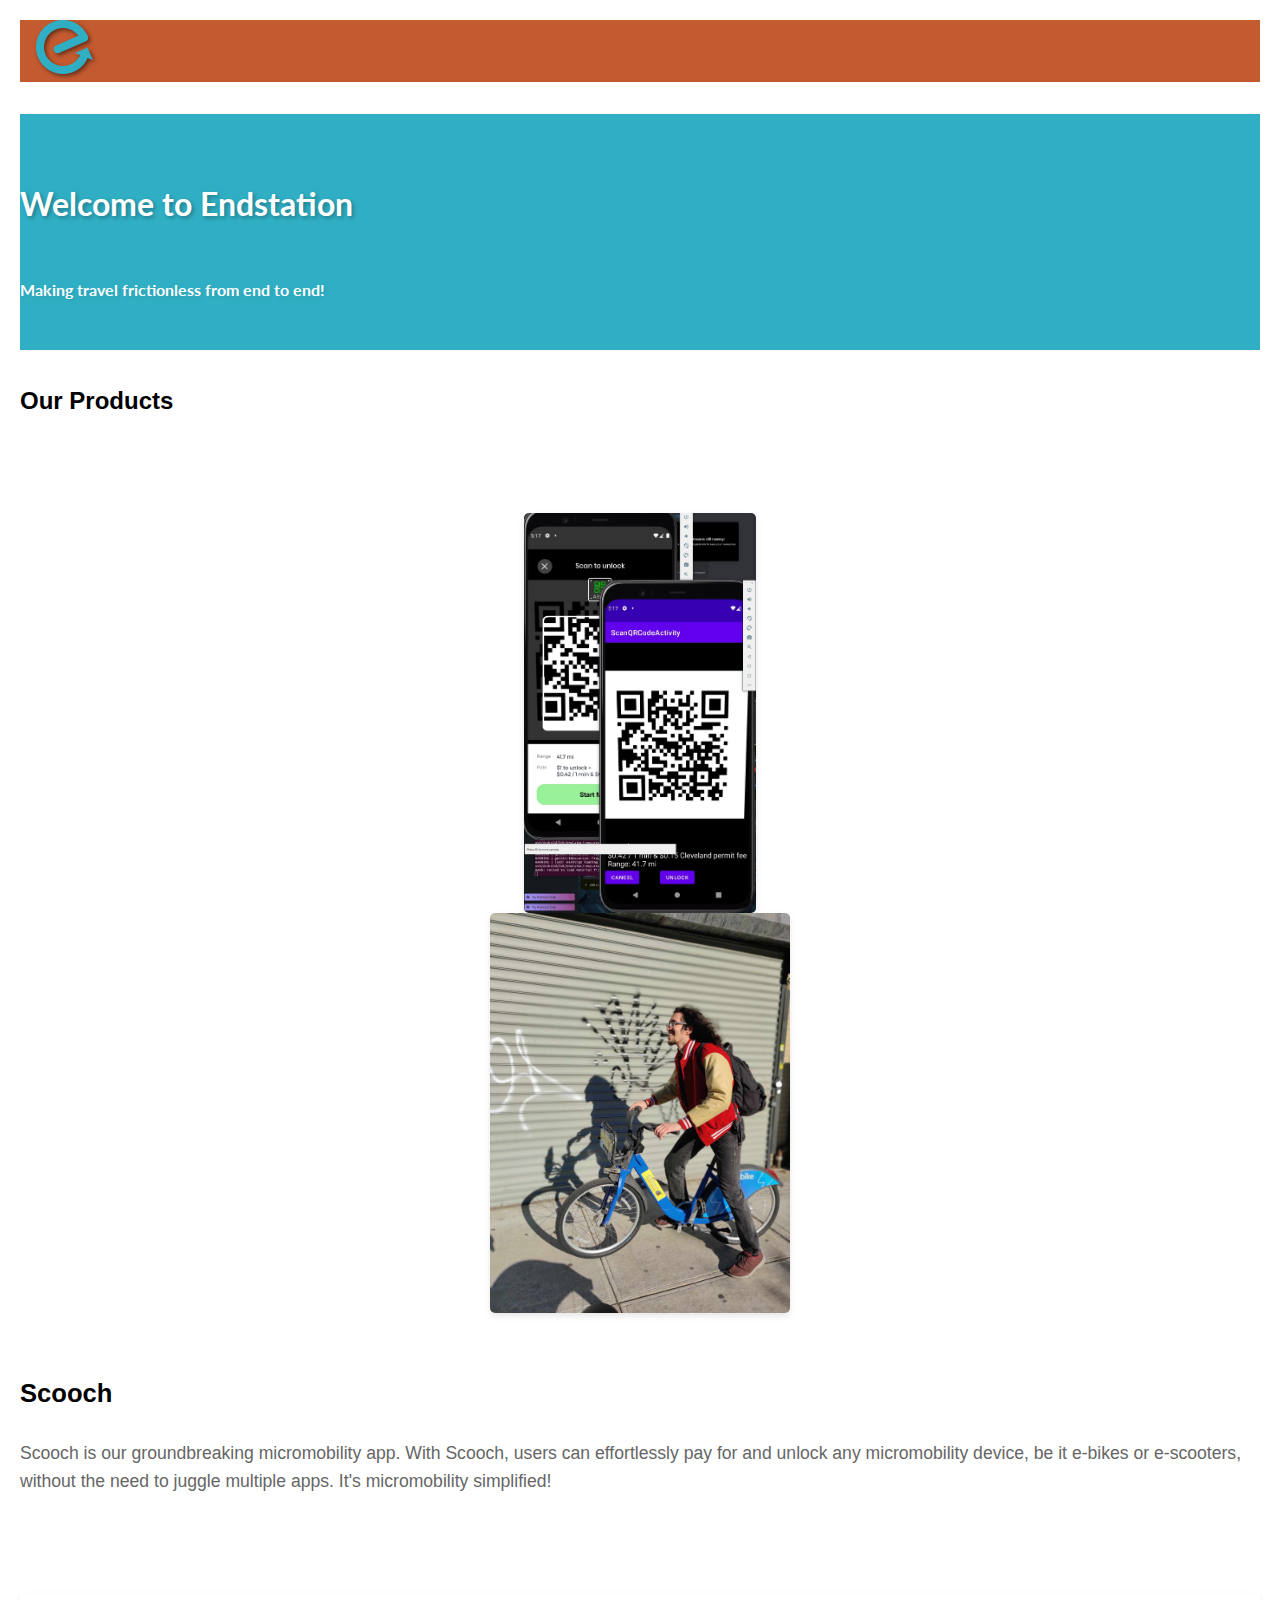
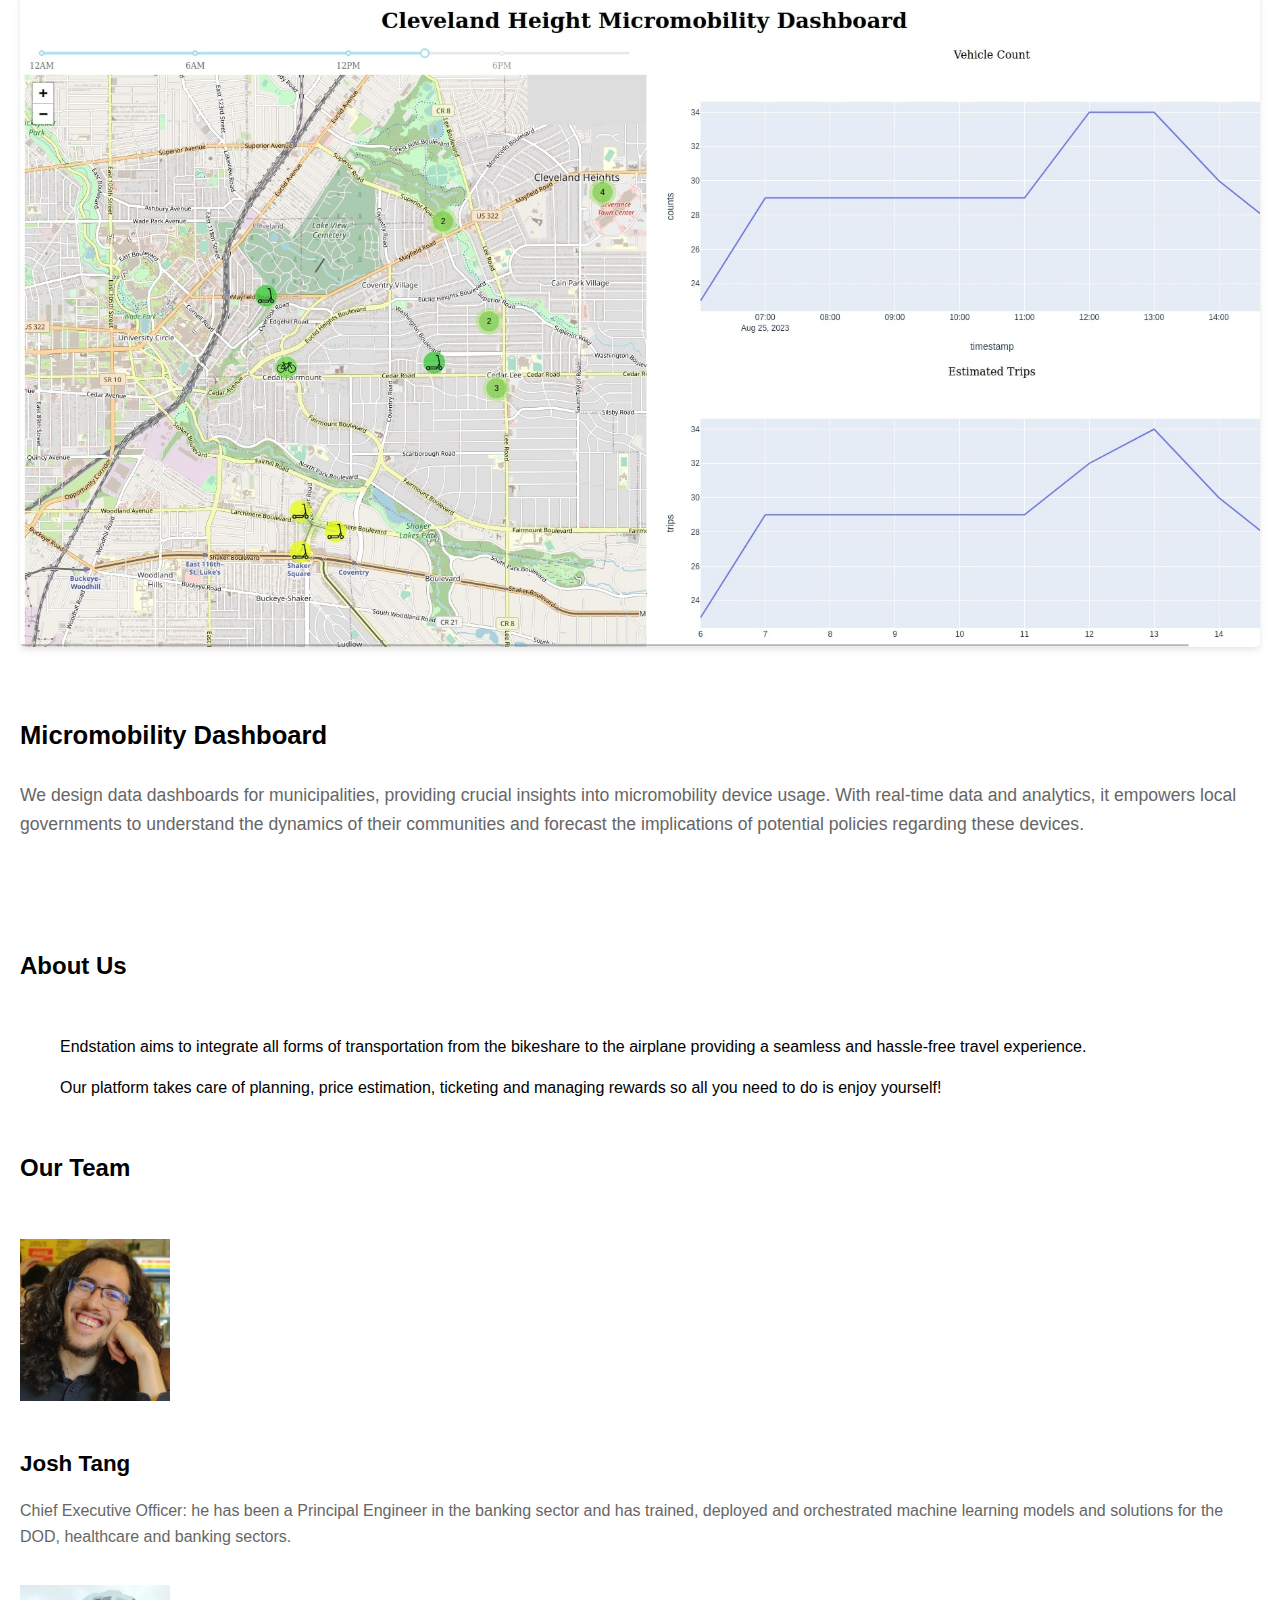
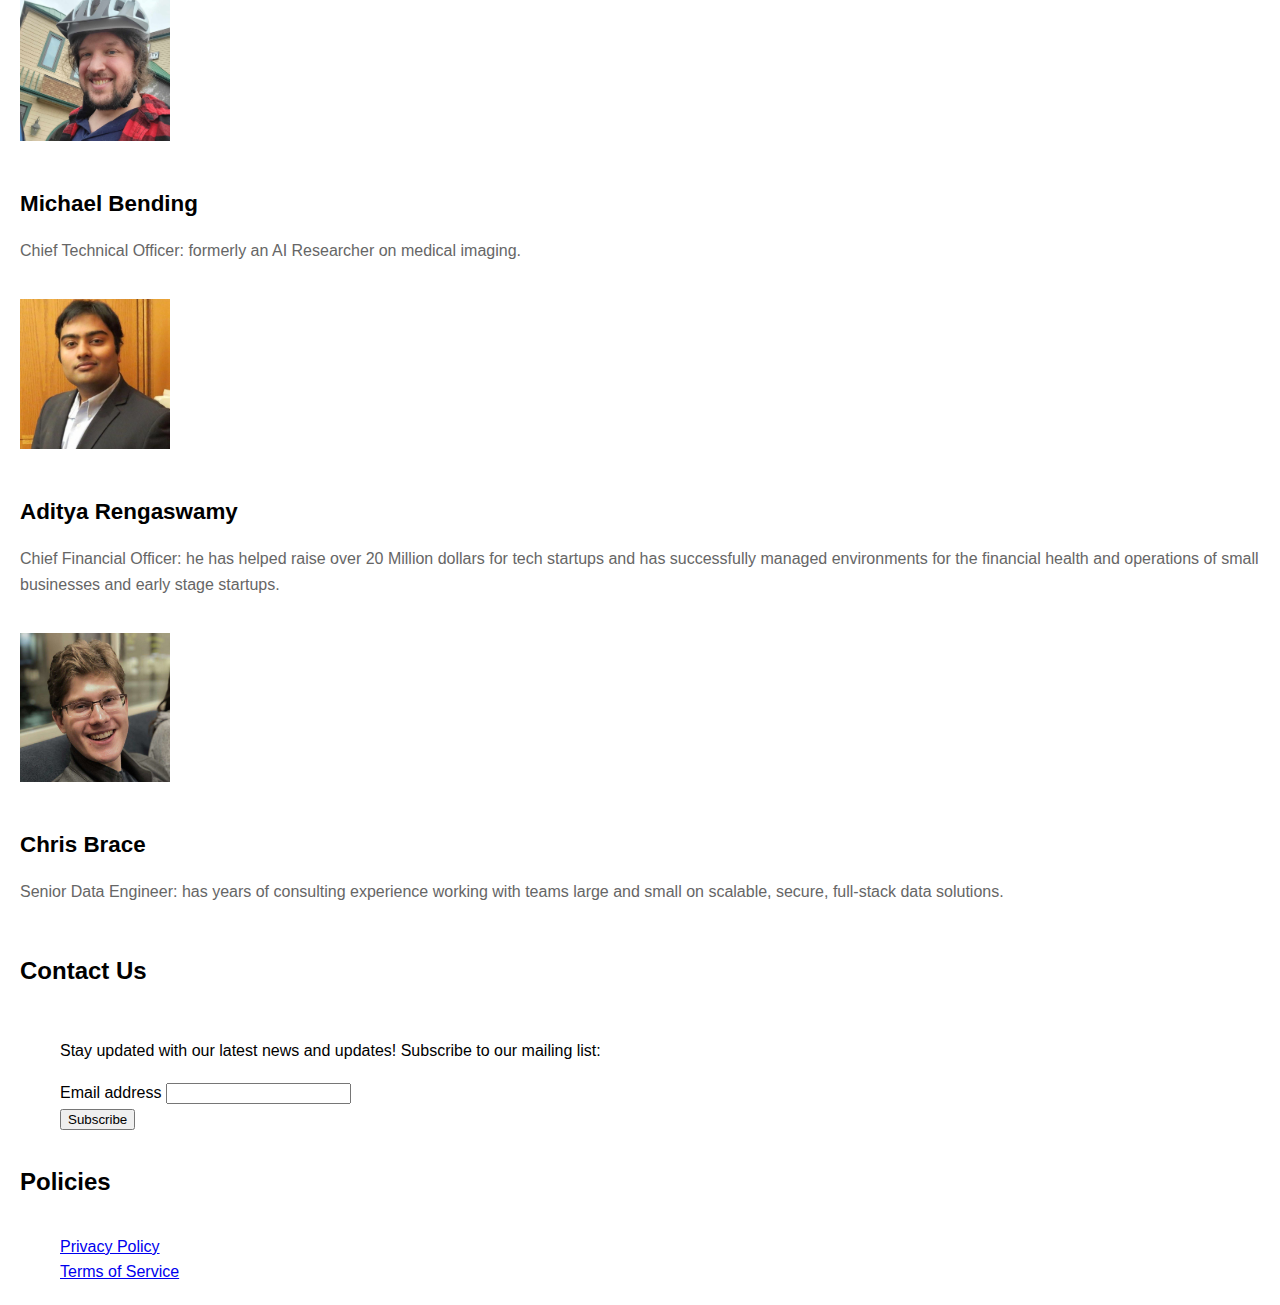
<file: index.html>
<!DOCTYPE html>
<html lang="en">
<head>
  <meta charset="UTF-8">
  <meta name="viewport" content="width=device-width, initial-scale=1.0">
  <link href="https://cdn.jsdelivr.net/npm/bootstrap@5.3.0-alpha3/dist/css/bootstrap.min.css" rel="stylesheet" integrity="sha384-KK94CHFLLe+nY2dmCWGMq91rCGa5gtU4mk92HdvYe+M/SXH301p5ILy+dN9+nJOZ" crossorigin="anonymous">  <link rel="stylesheet" href="assets/css/style.css">
  <link href="https://fonts.googleapis.com/css2?family=Lato:wght@400;700&display=swap" rel="stylesheet">
  <title>Endstation</title>
</head>
  <header>
    <nav class="navbar">
        <a class="navbar-brand" href="#">
          <img src="assets/img/logo.png" alt="Endstation", class="logo">
        </a>
    </nav>
  </header>
<body>
  <main>
    <section id="hero" class="text-center">
      <h1>Welcome to Endstation</h1>
      <p>Making travel frictionless from end to end!</p>
    </section>

    <section id="products">
  <h2>Our Products</h2>

  <!-- Scooch App -->
  <div class="row product-section d-flex align-items-center">
  <div class="col-lg-6">
    <img src="assets/img/products/scooch-app.jpg" alt="Scooch App" class="img-fluid product-img vertical-image same-size-image">
    <img src="assets/img/products/citibike-ride.jpg" alt="Riding Citibike with Scooch" class="img-fluid product-img vertical-image same-size-image">
  </div>
    <div class="col-lg-6">
      <h3>Scooch</h3>
      <p>Scooch is our groundbreaking micromobility app. With Scooch, users can effortlessly pay for and unlock any micromobility device, be it e-bikes or e-scooters, without the need to juggle multiple apps. It's micromobility simplified!</p>
    </div>
  </div>

  <!-- Micromobility Dashboard -->
  <div class="row product-section d-flex align-items-center">
    <div class="col-lg-6">
      <img src="assets/img/products/dashboard.jpg" alt="Micromobility Dashboard" class="img-fluid product-img">
    </div>
    <div class="col-lg-6">
      <h3>Micromobility Dashboard</h3>
      <p>We design data dashboards for municipalities, providing crucial insights into micromobility device usage. With real-time data and analytics, it empowers local governments to understand the dynamics of their communities and forecast the implications of potential policies regarding these devices.</p>
    </div>
  </div>

</section>

    <section id="about">
      <h2>About Us</h2>
      <div class="content">
        <p>Endstation aims to integrate all forms of transportation from the bikeshare to the airplane providing a seamless and hassle-free travel experience.</p>
        <p>Our platform takes care of planning, price estimation, ticketing and managing rewards so all you need to do is enjoy yourself! </p>
      </div>
    </section>

    <section id="team">
      <h2>Our Team</h2>
      <!-- <h6>Our team brings over a decade of big data engineering, machine learning and app development experience to help get where you're going.</h6> -->

      <!-- Founders Info -->
      <div class="row">
        <!-- Founder 1 - Josh -->
        <div class="col-md-6 text-center">
          <img src="assets/img/faces/Josh.jpg" alt="Josh Tang, Founder and CEO" class="img-fluid rounded-circle" style="max-width: 150px;">
          <h3>Josh Tang</h3>
          <p><strong>Chief Executive Officer:</strong> he has been a Principal Engineer in the banking sector and has trained, deployed and orchestrated machine learning models and solutions for the DOD, healthcare and banking sectors.</p>
        </div>
        
        <!-- Founder 2 - Haley -->
        <!-- <div class="col-md-6 text-center">
          <img src="assets/img/faces/Haley.jpg" alt="Haley Eisenshtadt, Co-founder and CTO" class="img-fluid rounded-circle" style="max-width: 150px;">
          <h3>Haley Eisenshtadt</h3>
          <p><strong>Chief Technical Officer:</strong> formerly a software engineer on Microsoft's Hololens and Minecraft teams, she has more recently worked on the economy team for Rec Room.</p>
        </div> -->

        <!-- Founder 2 - Bending -->
        <div class="col-md-6 text-center">
          <img src="assets/img/faces/Bending.jpg" alt="Michael Bending, CTO" class="img-fluid rounded-circle" style="max-width: 150px;">
          <h3>Michael Bending</h3>
          <p><strong>Chief Technical Officer:</strong> formerly an AI Researcher on medical imaging.</p>
        </div>
        
        <!-- Founder 3 - Aditya -->
        <div class="col-md-6 text-center">
          <img src="assets/img/faces/Swamy.jpeg" alt="Aditya Rengaswamy, Fractional CFO" class="img-fluid rounded-circle" style="max-width: 150px;">
          <h3>Aditya Rengaswamy</h3>
          <p><strong>Chief Financial Officer:</strong> he has helped raise over 20 Million dollars for tech startups and has successfully managed environments for the financial health and operations of small businesses and early stage startups.</p>
        </div>

        <!-- Employee 1 - Chris -->
        <div class="col-md-6 text-center">
          <img src="assets/img/faces/Chris.jpg" alt="Chris Brace, Director of Urban Data" class="img-fluid rounded-circle" style="max-width: 150px;">
          <h3>Chris Brace</h3>
          <p><strong>Senior Data Engineer:</strong> has years of consulting experience working with teams large and small on scalable, secure, full-stack data solutions.</p>
        </div>
        
      </div>

    </section>

    <section id="contact">
      <h2>Contact Us</h2>
      <!-- <div class="container"> -->
        <!-- <div class="row"> -->
          <!-- Form Column -->
          <!-- <div class="col-md-6"> -->
            <div class="content">
            <p>Stay updated with our latest news and updates! Subscribe to our mailing list:</p>
              <form action="https://docs.google.com/forms/d/e/1FAIpQLSdX4C9Si9ApUfQ7wPwvasYZOYklPIQOFo_pEE3mb8nG86I4qQ/formResponse" method="post" target="_blank">
                <div class="mb-3">
                  <label for="emailInput" class="form-label">Email address</label>
                  <input type="email" class="form-control" id="emailInput" name="entry.981804712" aria-describedby="emailHelp" required>
                </div>
                <button type="submit" class="btn btn-primary">Subscribe</button>
              </form>
            </div>
          <!-- </div> -->
          <!-- Empty Column (or you can add other content here in the future) -->
          <!-- <div class="col-md-6"> -->
            <!-- If you have any other content to show on the right, you can add it here -->
          <!-- </div> -->
        <!-- </div> -->
      <!-- </div> -->
    </section>

    <section id="Policies">
      <h2>Policies</h2>
      <div class="content">
        <a href="privacy.html">Privacy Policy</a>
      </div>
      <div class="content">
        <a href="terms.html">Terms of Service</a>
    </section>
  </main>

  <script src="https://cdn.jsdelivr.net/npm/bootstrap@5.3.0-alpha3/dist/js/bootstrap.bundle.min.js" integrity="sha384-ENjdO4Dr2bkBIFxQpeoTz1HIcje39Wm4jDKdf19U8gI4ddQ3GYNS7NTKfAdVQSZe" crossorigin="anonymous"></script>
</body>
</file>
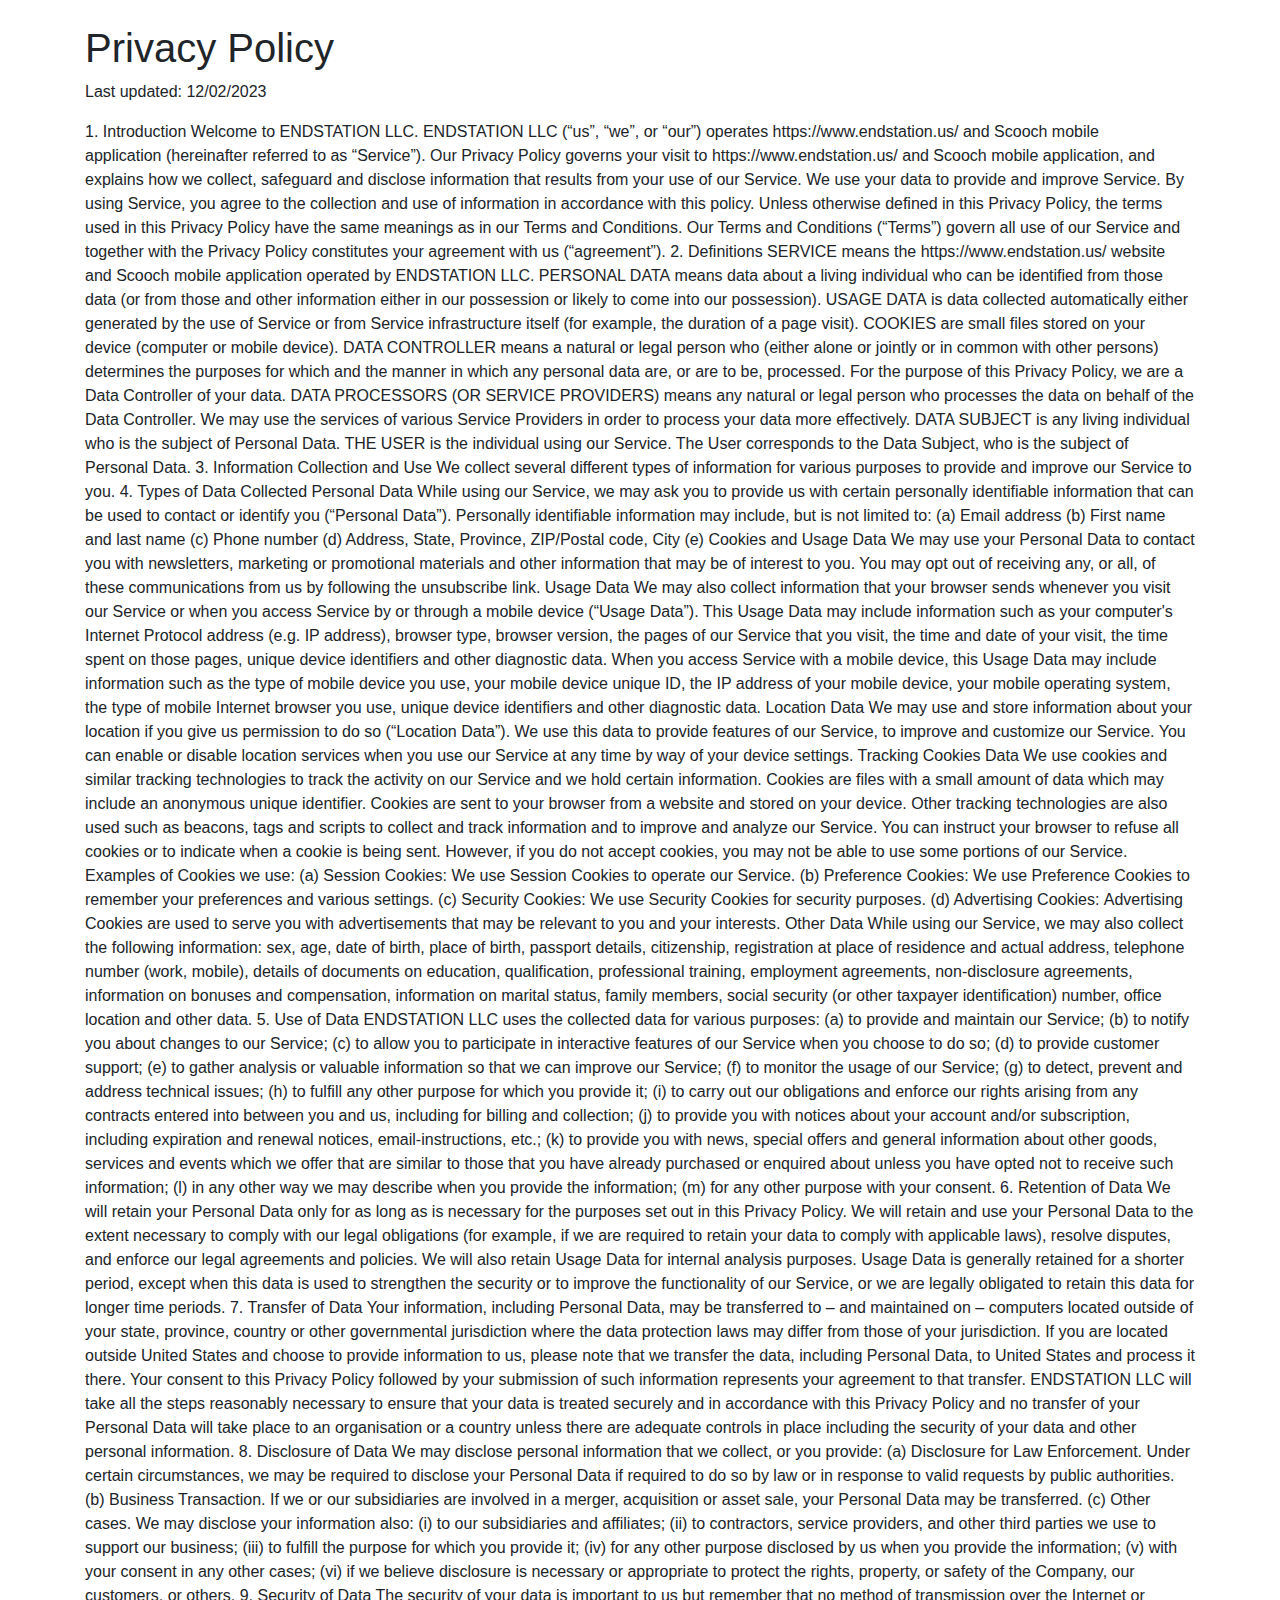
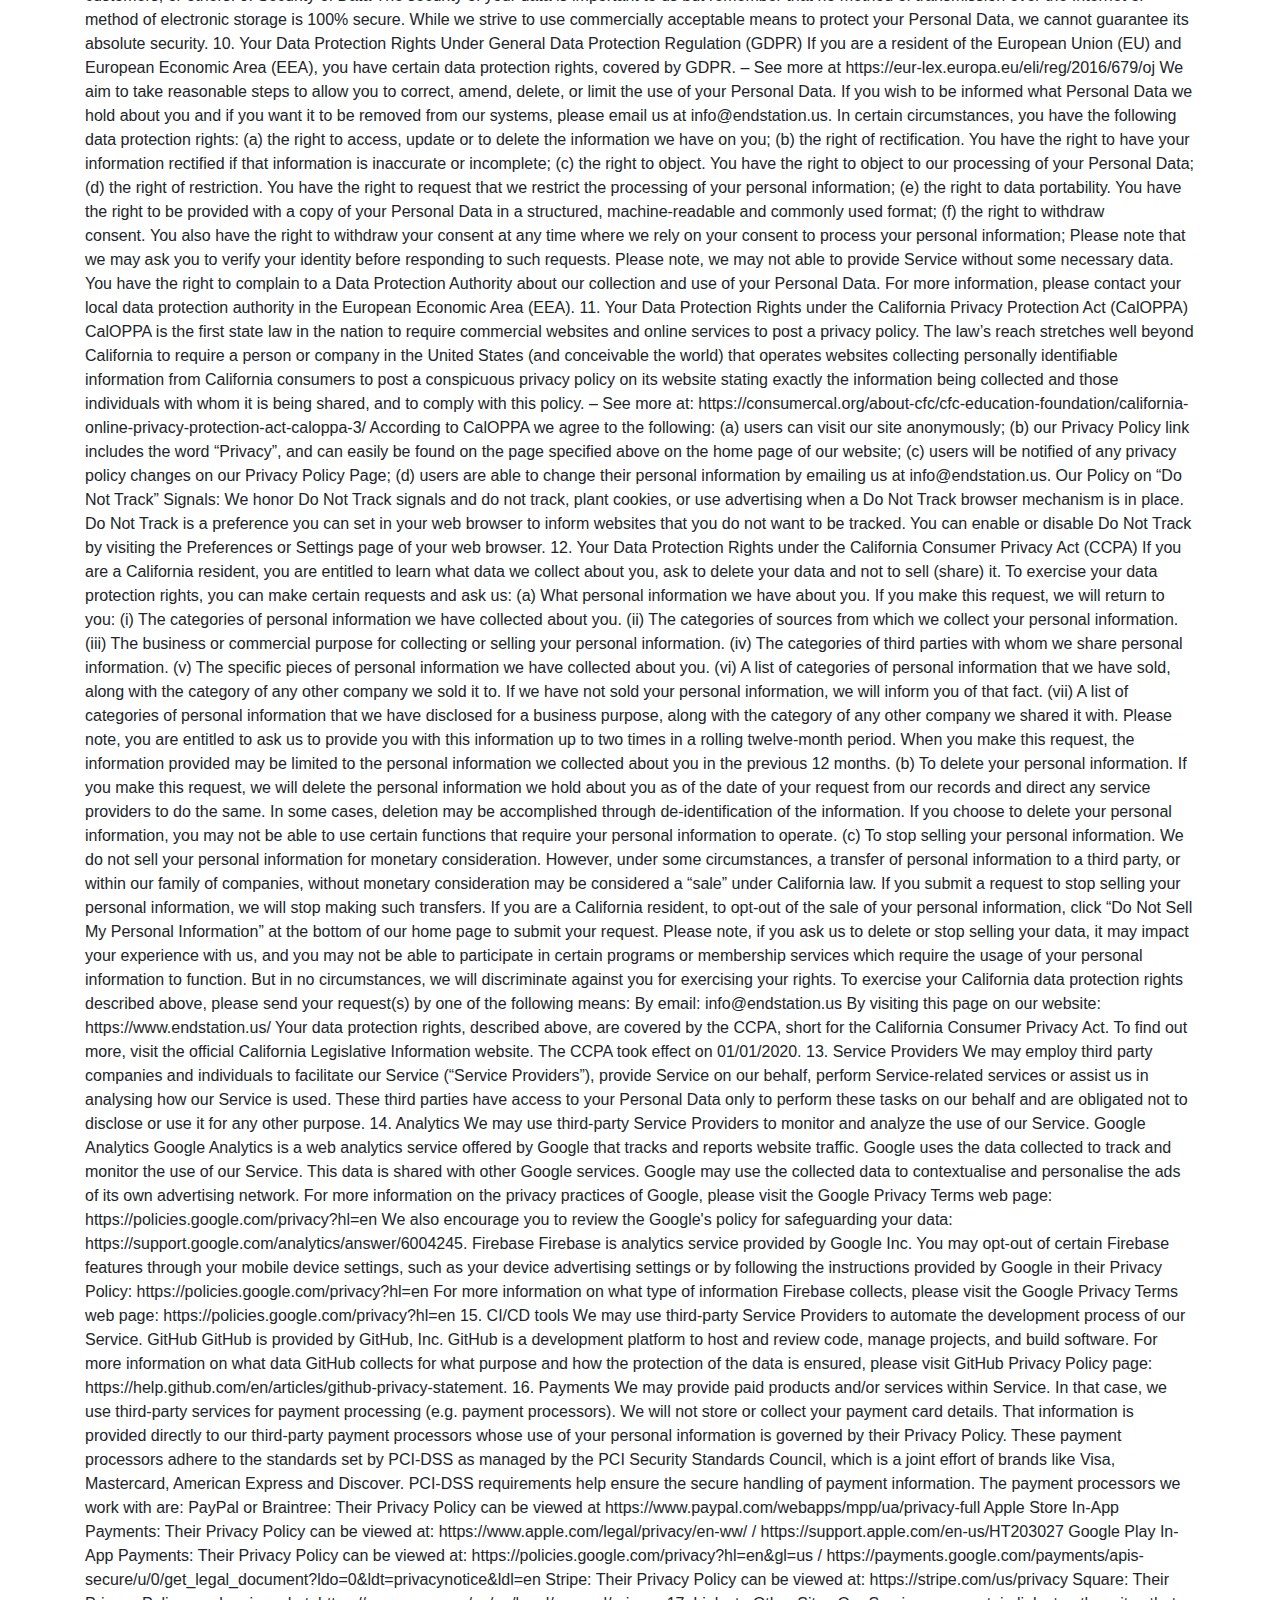
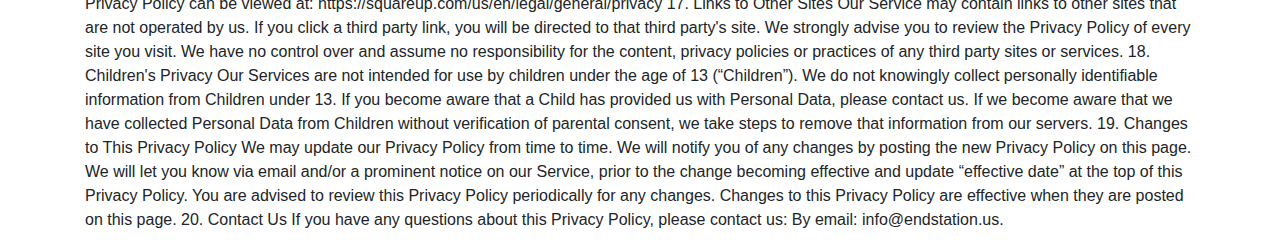
<file: privacy.html>
<!DOCTYPE html>
<html lang="en">
<head>
    <meta charset="UTF-8">
    <meta name="viewport" content="width=device-width, initial-scale=1.0">
    <title>Privacy Policy</title>
    <!-- Bootstrap CSS -->
    <link rel="stylesheet" href="https://stackpath.bootstrapcdn.com/bootstrap/4.3.1/css/bootstrap.min.css">
</head>
<body>

    <!-- Navigation Bar (Optional) -->
    <!-- You can include a navigation bar here if your site has one -->

    <!-- Privacy Policy Content -->
    <div class="container mt-4">
        <h1>Privacy Policy</h1>
        <p>Last updated: 12/02/2023</p>

        <!-- Privacy Policy Details -->
        <p>

    1. Introduction
 
Welcome to ENDSTATION LLC.
 
ENDSTATION LLC (“us”, “we”, or “our”) operates https://www.endstation.us/ and Scooch mobile application (hereinafter referred to as “Service”).
 
Our Privacy Policy governs your visit to https://www.endstation.us/ and Scooch mobile application, and explains how we collect, safeguard and disclose information that results from your use of our Service. 
 
We use your data to provide and improve Service. By using Service, you agree to the collection and use of information in accordance with this policy. Unless otherwise defined in this Privacy Policy, the terms used in this Privacy Policy have the same meanings as in our Terms and Conditions.
 
Our Terms and Conditions (“Terms”) govern all use of our Service and together with the Privacy Policy constitutes your agreement with us (“agreement”).
 
    2. Definitions
 
SERVICE means the https://www.endstation.us/ website and Scooch mobile application operated by ENDSTATION LLC.
 
PERSONAL DATA means data about a living individual who can be identified from those data (or from those and other information either in our possession or likely to come into our possession).
 
USAGE DATA is data collected automatically either generated by the use of Service or from Service infrastructure itself (for example, the duration of a page visit).
 
COOKIES are small files stored on your device (computer or mobile device).
 
DATA CONTROLLER means a natural or legal person who (either alone or jointly or in common with other persons) determines the purposes for which and the manner in which any personal data are, or are to be, processed. For the purpose of this Privacy Policy, we are a Data Controller of your data.
 
DATA PROCESSORS (OR SERVICE PROVIDERS) means any natural or legal person who processes the data on behalf of the Data Controller. We may use the services of various Service Providers in order to process your data more effectively.
 
DATA SUBJECT is any living individual who is the subject of Personal Data.
 
THE USER is the individual using our Service. The User corresponds to the Data Subject, who is the subject of Personal Data.
 
    3. Information Collection and Use
 
We collect several different types of information for various purposes to provide and improve our Service to you.
 
    4. Types of Data Collected
 
Personal Data
While using our Service, we may ask you to provide us with certain personally identifiable information that can be used to contact or identify you (“Personal Data”). Personally identifiable information may include, but is not limited to:
 
        (a) Email address
 
        (b) First name and last name
 
        (c) Phone number
 
        (d) Address, State, Province, ZIP/Postal code, City
 
        (e) Cookies and Usage Data
 
We may use your Personal Data to contact you with newsletters, marketing or promotional materials and other information that may be of interest to you. You may opt out of receiving any, or all, of these communications from us by following the unsubscribe link.
 
Usage Data
We may also collect information that your browser sends whenever you visit our Service or when you access Service by or through a mobile device (“Usage Data”).
 
This Usage Data may include information such as your computer's Internet Protocol address (e.g. IP address), browser type, browser version, the pages of our Service that you visit, the time and date of your visit, the time spent on those pages, unique device identifiers and other diagnostic data.
 
When you access Service with a mobile device, this Usage Data may include information such as the type of mobile device you use, your mobile device unique ID, the IP address of your mobile device, your mobile operating system, the type of mobile Internet browser you use, unique device identifiers and other diagnostic data.
 
Location Data
We may use and store information about your location if you give us permission to do so (“Location Data”). We use this data to provide features of our Service, to improve and customize our Service.
 
You can enable or disable location services when you use our Service at any time by way of your device settings.
 
Tracking Cookies Data
We use cookies and similar tracking technologies to track the activity on our Service and we hold certain information.
 
Cookies are files with a small amount of data which may include an anonymous unique identifier. Cookies are sent to your browser from a website and stored on your device. Other tracking technologies are also used such as beacons, tags and scripts to collect and track information and to improve and analyze our Service.
 
You can instruct your browser to refuse all cookies or to indicate when a cookie is being sent. However, if you do not accept cookies, you may not be able to use some portions of our Service.
 
Examples of Cookies we use:
 
        (a) Session Cookies: We use Session Cookies to operate our Service.
 
        (b) Preference Cookies: We use Preference Cookies to remember your preferences and various settings.
 
        (c) Security Cookies: We use Security Cookies for security purposes.
 
        (d) Advertising Cookies: Advertising Cookies are used to serve you with advertisements that may be relevant to you and your interests.
 
Other Data
While using our Service, we may also collect the following information: sex, age, date of birth, place of birth, passport details, citizenship, registration at place of residence and actual address, telephone number (work, mobile), details of documents on education, qualification, professional training, employment agreements, non-disclosure agreements, information on bonuses and compensation, information on marital status, family members, social security (or other taxpayer identification) number, office location and other data. 
 
    5. Use of Data
 
ENDSTATION LLC uses the collected data for various purposes:
 
        (a) to provide and maintain our Service;
 
        (b) to notify you about changes to our Service; 
 
        (c) to allow you to participate in interactive features of our Service when you choose to do so; 
 
        (d) to provide customer support; 
 
        (e) to gather analysis or valuable information so that we can improve our Service; 
 
        (f) to monitor the usage of our Service;
 
        (g) to detect, prevent and address technical issues;
 
        (h) to fulfill any other purpose for which you provide it;
 
        (i) to carry out our obligations and enforce our rights arising from any contracts entered into between you and us, including for billing and collection;
 
        (j) to provide you with notices about your account and/or subscription, including expiration and renewal notices, email-instructions, etc.;
 
        (k) to provide you with news, special offers and general information about other goods, services and events which we offer that are similar to those that you have already purchased or enquired about unless you have opted not to receive such information;
 
        (l) in any other way we may describe when you provide the information;
 
        (m) for any other purpose with your consent. 
 
    6. Retention of Data
 
We will retain your Personal Data only for as long as is necessary for the purposes set out in this Privacy Policy. We will retain and use your Personal Data to the extent necessary to comply with our legal obligations (for example, if we are required to retain your data to comply with applicable laws), resolve disputes, and enforce our legal agreements and policies.
 
We will also retain Usage Data for internal analysis purposes. Usage Data is generally retained for a shorter period, except when this data is used to strengthen the security or to improve the functionality of our Service, or we are legally obligated to retain this data for longer time periods.
 
    7. Transfer of Data
 
Your information, including Personal Data, may be transferred to – and maintained on – computers located outside of your state, province, country or other governmental jurisdiction where the data protection laws may differ from those of your jurisdiction.
 
If you are located outside United States and choose to provide information to us, please note that we transfer the data, including Personal Data, to United States and process it there.
 
Your consent to this Privacy Policy followed by your submission of such information represents your agreement to that transfer.
 
ENDSTATION LLC will take all the steps reasonably necessary to ensure that your data is treated securely and in accordance with this Privacy Policy and no transfer of your Personal Data will take place to an organisation or a country unless there are adequate controls in place including the security of your data and other personal information.
 
    8. Disclosure of Data
 
We may disclose personal information that we collect, or you provide:
 
        (a) Disclosure for Law Enforcement.
Under certain circumstances, we may be required to disclose your Personal Data if required to do so by law or in response to valid requests by public authorities.
 
        (b) Business Transaction.
If we or our subsidiaries are involved in a merger, acquisition or asset sale, your Personal Data may be transferred.
 
        (c) Other cases. We may disclose your information also:
 
            (i) to our subsidiaries and affiliates;
 
            (ii) to contractors, service providers, and other third parties we use to support our business;
 
            (iii) to fulfill the purpose for which you provide it;
 
            (iv) for any other purpose disclosed by us when you provide the information;
 
            (v) with your consent in any other cases;
 
            (vi) if we believe disclosure is necessary or appropriate to protect the rights, property, or safety of the Company, our customers, or others.
 
    9. Security of Data
 
The security of your data is important to us but remember that no method of transmission over the Internet or method of electronic storage is 100% secure. While we strive to use commercially acceptable means to protect your Personal Data, we cannot guarantee its absolute security.
 
    10. Your Data Protection Rights Under General Data Protection Regulation (GDPR)
 
If you are a resident of the European Union (EU) and European Economic Area (EEA), you have certain data protection rights, covered by GDPR. – See more at https://eur-lex.europa.eu/eli/reg/2016/679/oj 
 
We aim to take reasonable steps to allow you to correct, amend, delete, or limit the use of your Personal Data.
 
If you wish to be informed what Personal Data we hold about you and if you want it to be removed from our systems, please email us at info@endstation.us. 
 
In certain circumstances, you have the following data protection rights:
 
        (a) the right to access, update or to delete the information we have on you;
 
        (b) the right of rectification. You have the right to have your information rectified if that information is inaccurate or incomplete;
 
        (c) the right to object. You have the right to object to our processing of your Personal Data;
 
        (d) the right of restriction. You have the right to request that we restrict the processing of your personal information;
 
        (e) the right to data portability. You have the right to be provided with a copy of your Personal Data in a structured, machine-readable and commonly used format;
 
        (f) the right to withdraw consent. You also have the right to withdraw your consent at any time where we rely on your consent to process your personal information;
 
Please note that we may ask you to verify your identity before responding to such requests. Please note, we may not able to provide Service without some necessary data.
 
You have the right to complain to a Data Protection Authority about our collection and use of your Personal Data. For more information, please contact your local data protection authority in the European Economic Area (EEA).
 
    11. Your Data Protection Rights under the California Privacy Protection Act (CalOPPA)
 
CalOPPA is the first state law in the nation to require commercial websites and online services to post a privacy policy. The law’s reach stretches well beyond California to require a person or company in the United States (and conceivable the world) that operates websites collecting personally identifiable information from California consumers to post a conspicuous privacy policy on its website stating exactly the information being collected and those individuals with whom it is being shared, and to comply with this policy. – See more at: https://consumercal.org/about-cfc/cfc-education-foundation/california-online-privacy-protection-act-caloppa-3/ 
 
According to CalOPPA we agree to the following:
 
        (a) users can visit our site anonymously;
 
        (b) our Privacy Policy link includes the word “Privacy”, and can easily be found on the page specified above on the home page of our website;
 
        (c) users will be notified of any privacy policy changes on our Privacy Policy Page;
 
        (d) users are able to change their personal information by emailing us at info@endstation.us. 
 
Our Policy on “Do Not Track” Signals:
 
We honor Do Not Track signals and do not track, plant cookies, or use advertising when a Do Not Track browser mechanism is in place. Do Not Track is a preference you can set in your web browser to inform websites that you do not want to be tracked. 
 
You can enable or disable Do Not Track by visiting the Preferences or Settings page of your web browser.
 
    12. Your Data Protection Rights under the California Consumer Privacy Act (CCPA)
 
If you are a California resident, you are entitled to learn what data we collect about you, ask to delete your data and not to sell (share) it. To exercise your data protection rights, you can make certain requests and ask us:
 
        (a) What personal information we have about you. If you make this request, we will return to you:
 
            (i) The categories of personal information we have collected about you.
 
            (ii) The categories of sources from which we collect your personal information.
 
            (iii) The business or commercial purpose for collecting or selling your personal information.
 
            (iv) The categories of third parties with whom we share personal information.
 
            (v) The specific pieces of personal information we have collected about you.
 
            (vi) A list of categories of personal information that we have sold, along with the category of any other company we sold it to. If we have not sold your personal information, we will inform you of that fact.
 
            (vii) A list of categories of personal information that we have disclosed for a business purpose, along with the category of any other company we shared it with.
 
Please note, you are entitled to ask us to provide you with this information up to two times in a rolling twelve-month period. When you make this request, the information provided may be limited to the personal information we collected about you in the previous 12 months.
 
        (b) To delete your personal information. If you make this request, we will delete the personal information we hold about you as of the date of your request from our records and direct any service providers to do the same. In some cases, deletion may be accomplished through de-identification of the information. If you choose to delete your personal information, you may not be able to use certain functions that require your personal information to operate. 
 
        (c) To stop selling your personal information. We do not sell your personal information for monetary consideration. However, under some circumstances, a transfer of personal information to a third party, or within our family of companies, without monetary consideration may be considered a “sale” under California law.
 
If you submit a request to stop selling your personal information, we will stop making such transfers. If you are a California resident, to opt-out of the sale of your personal information, click “Do Not Sell My Personal Information” at the bottom of our home page to submit your request.
 
Please note, if you ask us to delete or stop selling your data, it may impact your experience with us, and you may not be able to participate in certain programs or membership services which require the usage of your personal information to function. But in no circumstances, we will discriminate against you for exercising your rights.
 
To exercise your California data protection rights described above, please send your request(s) by one of the following means:
 
By email: info@endstation.us
 
By visiting this page on our website: https://www.endstation.us/
 
Your data protection rights, described above, are covered by the CCPA, short for the California Consumer Privacy Act. To find out more, visit the official California Legislative Information website. The CCPA took effect on 01/01/2020. 
 
    13. Service Providers
 
We may employ third party companies and individuals to facilitate our Service (“Service Providers”), provide Service on our behalf, perform Service-related services or assist us in analysing how our Service is used.
 
These third parties have access to your Personal Data only to perform these tasks on our behalf and are obligated not to disclose or use it for any other purpose.
 
    14. Analytics
 
We may use third-party Service Providers to monitor and analyze the use of our Service.
 
Google Analytics
Google Analytics is a web analytics service offered by Google that tracks and reports website traffic. Google uses the data collected to track and monitor the use of our Service. This data is shared with other Google services. Google may use the collected data to contextualise and personalise the ads of its own advertising network.
 
For more information on the privacy practices of Google, please visit the Google Privacy Terms web page: https://policies.google.com/privacy?hl=en
 
We also encourage you to review the Google's policy for safeguarding your data: https://support.google.com/analytics/answer/6004245.
 
Firebase
Firebase is analytics service provided by Google Inc.
 
You may opt-out of certain Firebase features through your mobile device settings, such as your device advertising settings or by following the instructions provided by Google in their Privacy Policy: https://policies.google.com/privacy?hl=en
 
For more information on what type of information Firebase collects, please visit the Google Privacy Terms web page: https://policies.google.com/privacy?hl=en
 
    15. CI/CD tools
 
We may use third-party Service Providers to automate the development process of our Service. 
 
GitHub
 
GitHub is provided by GitHub, Inc.
 
GitHub is a development platform to host and review code, manage projects, and build software.
 
For more information on what data GitHub collects for what purpose and how the protection of the data is ensured, please visit GitHub Privacy Policy page: https://help.github.com/en/articles/github-privacy-statement.
 
    16. Payments
 
We may provide paid products and/or services within Service. In that case, we use third-party services for payment processing (e.g. payment processors).
 
We will not store or collect your payment card details. That information is provided directly to our third-party payment processors whose use of your personal information is governed by their Privacy Policy. These payment processors adhere to the standards set by PCI-DSS as managed by the PCI Security Standards Council, which is a joint effort of brands like Visa, Mastercard, American Express and Discover. PCI-DSS requirements help ensure the secure handling of payment information.
 
The payment processors we work with are:
 
PayPal or Braintree:
Their Privacy Policy can be viewed at https://www.paypal.com/webapps/mpp/ua/privacy-full
 
Apple Store In-App Payments:
Their Privacy Policy can be viewed at: https://www.apple.com/legal/privacy/en-ww/ / https://support.apple.com/en-us/HT203027 
 
Google Play In-App Payments:
Their Privacy Policy can be viewed at: https://policies.google.com/privacy?hl=en&gl=us / https://payments.google.com/payments/apis-secure/u/0/get_legal_document?ldo=0&ldt=privacynotice&ldl=en 
 
Stripe:
Their Privacy Policy can be viewed at: https://stripe.com/us/privacy
 
Square:
Their Privacy Policy can be viewed at: https://squareup.com/us/en/legal/general/privacy 
 
    17. Links to Other Sites
 
Our Service may contain links to other sites that are not operated by us. If you click a third party link, you will be directed to that third party's site. We strongly advise you to review the Privacy Policy of every site you visit.
 
We have no control over and assume no responsibility for the content, privacy policies or practices of any third party sites or services.
 
    18. Children's Privacy
 
Our Services are not intended for use by children under the age of 13 (“Children”). 
 
We do not knowingly collect personally identifiable information from Children under 13. If you become aware that a Child has provided us with Personal Data, please contact us. If we become aware that we have collected Personal Data from Children without verification of parental consent, we take steps to remove that information from our servers.
 
    19. Changes to This Privacy Policy
 
We may update our Privacy Policy from time to time. We will notify you of any changes by posting the new Privacy Policy on this page.
 
We will let you know via email and/or a prominent notice on our Service, prior to the change becoming effective and update “effective date” at the top of this Privacy Policy.
 
You are advised to review this Privacy Policy periodically for any changes. Changes to this Privacy Policy are effective when they are posted on this page.
 
    20. Contact Us
 
If you have any questions about this Privacy Policy, please contact us:
 
By email: info@endstation.us.
 
            <!-- Insert the content of your privacy policy here. -->
            <!-- Make sure to break it into paragraphs for better readability. -->
        </p>

        <!-- You can add more sections/subsections as needed -->
    </div>

    <!-- Footer (Optional) -->
    <!-- You can include the same footer as your main site here -->

    <!-- Bootstrap JS and dependencies -->
    <script src="https://code.jquery.com/jquery-3.3.1.slim.min.js"></script>
    <script src="https://cdnjs.cloudflare.com/ajax/libs/popper.js/1.14.7/umd/popper.min.js"></script>
    <script src="https://stackpath.bootstrapcdn.com/bootstrap/4.3.1/js/bootstrap.min.js"></script>

</body>
</html>
</file>
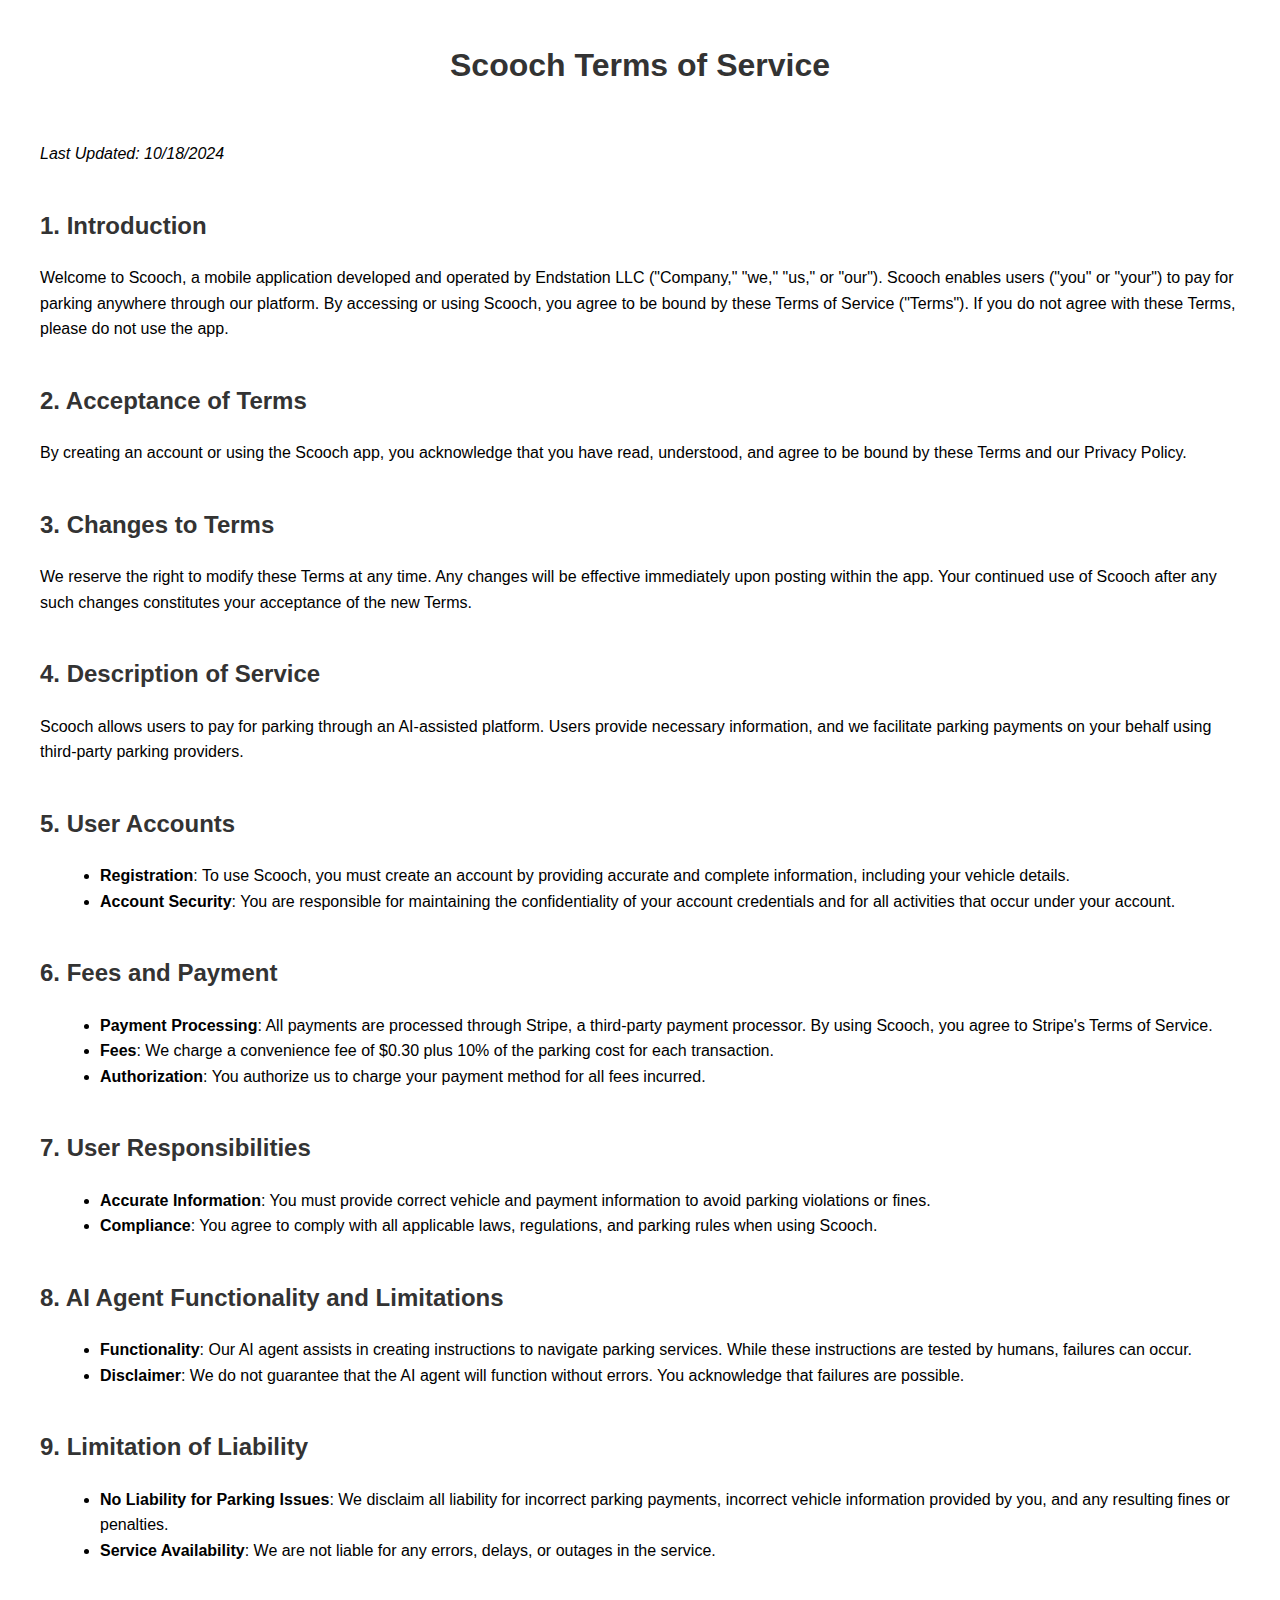
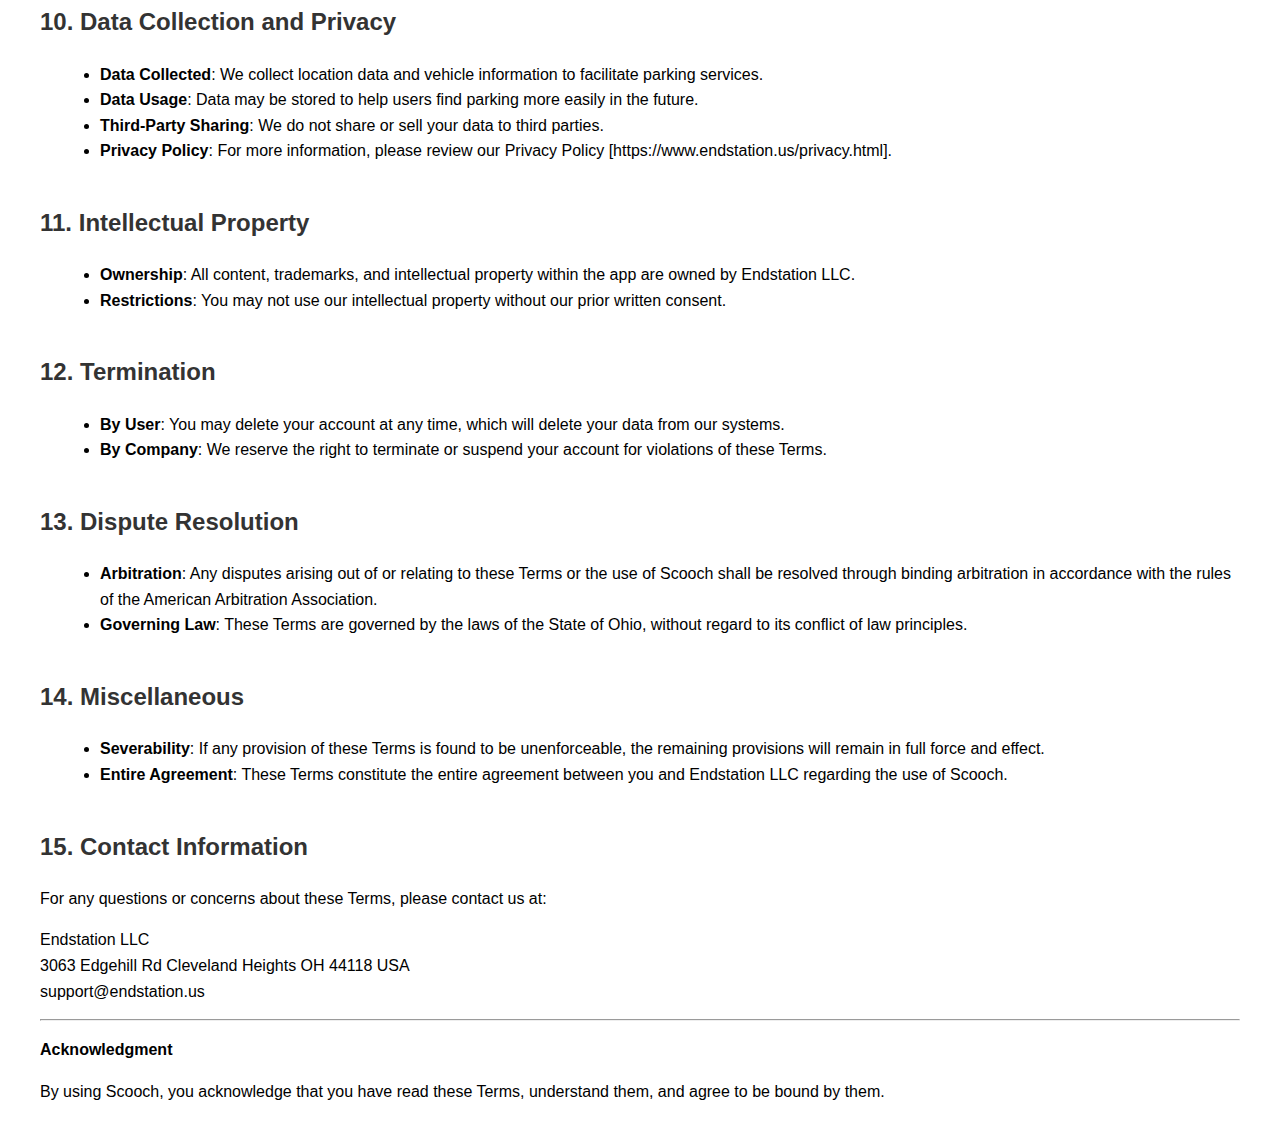
<file: terms.html>
<!DOCTYPE html>
<html lang="en">
<head>
    <meta charset="UTF-8">
    <title>Scooch Terms of Service</title>
    <style>
        body {
            font-family: Arial, sans-serif;
            margin: 40px;
            line-height: 1.6;
        }
        h1, h2 {
            color: #333;
        }
        h1 {
            text-align: center;
            margin-bottom: 50px;
        }
        h2 {
            margin-top: 40px;
        }
        p {
            margin-bottom: 15px;
        }
        ul {
            margin-left: 20px;
            list-style-type: disc;
        }
    </style>
</head>
<body>

<h1>Scooch Terms of Service</h1>
<p><em>Last Updated: 10/18/2024</em></p>

<h2>1. Introduction</h2>
<p>Welcome to Scooch, a mobile application developed and operated by Endstation LLC ("Company," "we," "us," or "our"). Scooch enables users ("you" or "your") to pay for parking anywhere through our platform. By accessing or using Scooch, you agree to be bound by these Terms of Service ("Terms"). If you do not agree with these Terms, please do not use the app.</p>

<h2>2. Acceptance of Terms</h2>
<p>By creating an account or using the Scooch app, you acknowledge that you have read, understood, and agree to be bound by these Terms and our Privacy Policy.</p>

<h2>3. Changes to Terms</h2>
<p>We reserve the right to modify these Terms at any time. Any changes will be effective immediately upon posting within the app. Your continued use of Scooch after any such changes constitutes your acceptance of the new Terms.</p>

<h2>4. Description of Service</h2>
<p>Scooch allows users to pay for parking through an AI-assisted platform. Users provide necessary information, and we facilitate parking payments on your behalf using third-party parking providers.</p>

<h2>5. User Accounts</h2>
<ul>
    <li><strong>Registration</strong>: To use Scooch, you must create an account by providing accurate and complete information, including your vehicle details.</li>
    <li><strong>Account Security</strong>: You are responsible for maintaining the confidentiality of your account credentials and for all activities that occur under your account.</li>
</ul>

<h2>6. Fees and Payment</h2>
<ul>
    <li><strong>Payment Processing</strong>: All payments are processed through Stripe, a third-party payment processor. By using Scooch, you agree to Stripe's Terms of Service.</li>
    <li><strong>Fees</strong>: We charge a convenience fee of $0.30 plus 10% of the parking cost for each transaction.</li>
    <li><strong>Authorization</strong>: You authorize us to charge your payment method for all fees incurred.</li>
</ul>

<h2>7. User Responsibilities</h2>
<ul>
    <li><strong>Accurate Information</strong>: You must provide correct vehicle and payment information to avoid parking violations or fines.</li>
    <li><strong>Compliance</strong>: You agree to comply with all applicable laws, regulations, and parking rules when using Scooch.</li>
</ul>

<h2>8. AI Agent Functionality and Limitations</h2>
<ul>
    <li><strong>Functionality</strong>: Our AI agent assists in creating instructions to navigate parking services. While these instructions are tested by humans, failures can occur.</li>
    <li><strong>Disclaimer</strong>: We do not guarantee that the AI agent will function without errors. You acknowledge that failures are possible.</li>
</ul>

<h2>9. Limitation of Liability</h2>
<ul>
    <li><strong>No Liability for Parking Issues</strong>: We disclaim all liability for incorrect parking payments, incorrect vehicle information provided by you, and any resulting fines or penalties.</li>
    <li><strong>Service Availability</strong>: We are not liable for any errors, delays, or outages in the service.</li>
</ul>

<h2>10. Data Collection and Privacy</h2>
<ul>
    <li><strong>Data Collected</strong>: We collect location data and vehicle information to facilitate parking services.</li>
    <li><strong>Data Usage</strong>: Data may be stored to help users find parking more easily in the future.</li>
    <li><strong>Third-Party Sharing</strong>: We do not share or sell your data to third parties.</li>
    <li><strong>Privacy Policy</strong>: For more information, please review our Privacy Policy [https://www.endstation.us/privacy.html].</li>
</ul>

<h2>11. Intellectual Property</h2>
<ul>
    <li><strong>Ownership</strong>: All content, trademarks, and intellectual property within the app are owned by Endstation LLC.</li>
    <li><strong>Restrictions</strong>: You may not use our intellectual property without our prior written consent.</li>
</ul>

<h2>12. Termination</h2>
<ul>
    <li><strong>By User</strong>: You may delete your account at any time, which will delete your data from our systems.</li>
    <li><strong>By Company</strong>: We reserve the right to terminate or suspend your account for violations of these Terms.</li>
</ul>

<h2>13. Dispute Resolution</h2>
<ul>
    <li><strong>Arbitration</strong>: Any disputes arising out of or relating to these Terms or the use of Scooch shall be resolved through binding arbitration in accordance with the rules of the American Arbitration Association.</li>
    <li><strong>Governing Law</strong>: These Terms are governed by the laws of the State of Ohio, without regard to its conflict of law principles.</li>
</ul>

<h2>14. Miscellaneous</h2>
<ul>
    <li><strong>Severability</strong>: If any provision of these Terms is found to be unenforceable, the remaining provisions will remain in full force and effect.</li>
    <li><strong>Entire Agreement</strong>: These Terms constitute the entire agreement between you and Endstation LLC regarding the use of Scooch.</li>
</ul>

<h2>15. Contact Information</h2>
<p>For any questions or concerns about these Terms, please contact us at:</p>
<p>
    Endstation LLC<br>
    3063 Edgehill Rd Cleveland Heights OH 44118 USA<br>
    support@endstation.us
</p>

<hr>

<p><strong>Acknowledgment</strong></p>
<p>By using Scooch, you acknowledge that you have read these Terms, understand them, and agree to be bound by them.</p>

</body>
</html>
</file>
<file: assets/css/style.css>
:root {
    --primary-color: #30afc4;
    --complementary-color: #c45a30;
  }
  
  body {
    font-family: Arial, sans-serif;
    font-weight: lighter;
    line-height: 1.6;
    /* border: 3px solid #30afc4; Replace with the desired border color */
    margin: 20px; /* Adjust the margin to create space between the border and the edges of the browser window */
  }
  
  header {
    margin-bottom: 2rem;
  }
  
  #hero {
    background-color: var(--primary-color);
    color: #fff;
    padding: 2rem 0;
  }

  #hero h1 {
    font-family: 'Lato', sans-serif;
    font-weight: 700;
    text-shadow: 2px 2px 4px rgba(0, 0, 0, 0.3); /* Horizontal offset, Vertical offset, Blur radius, Color */
  }
  
  #hero p {
    font-family: 'Lato', sans-serif;
    font-weight: 700;
    text-shadow: 2px 2px 4px rgba(0, 0, 0, 0.1); /* Horizontal offset, Vertical offset, Blur radius, Color */
  }
  h1, h2 {
    margin-bottom: 1rem;
    margin: 0 auto;
    padding: 2rem 0;
  }
  
  section {
    margin-bottom: 2rem;
    margin: 0 auto;
  }
  
  form {
    max-width: 400px;
    margin: 0;
  }
  
  /* Navbar */
  .navbar {
    background-color: var(--complementary-color);
  }
  
  .navbar-brand {
    color: #fff;
  }
  
  .nav-link {
    color: #fff;
  }
  
  .nav-link:hover {
    color: #ddd;
  }

  .logo {
    max-width: 100px;
    margin-left: 1rem;
    filter: drop-shadow(2px 2px 2px rgba(0, 0, 0, 0.5));
  }

  /* About Section Founder Styles */
  #team .img-fluid {
    margin-top: 20px;
    margin-bottom: 15px;
  }

  #team h3 {
    font-size: 1.4rem;
    margin-bottom: 10px;
  }

  #team p {
    font-size: 1rem;
    color: #666;
  }


  /* Product Styles */
  .product-section {
    margin-top: 40px;
    margin-bottom: 40px;
  }

  .product-img {
    border-radius: 5px;  /* Soft rounded corners */
    max-width: 100%;
    height: auto;
    box-shadow: 0 3px 6px rgba(0, 0, 0, 0.1);  /* Slight shadow for depth */
  }

  .vertical-image {
    max-height: 400px; /* Adjust this value based on your design needs */
    width: auto; /* Ensure the width adjusts automatically */
    display: block; /* Makes sure there's no unwanted whitespace around the image */
    margin: 0 auto; /* Centers the image in its container */
  }

  #products h3 {
    margin-top: 20px;
    font-size: 1.6rem;
  }

  #products p {
    font-size: 1.1rem;
    color: #666;
  }

  #products .col-lg-6 {
    padding-top: 20px;
    padding-bottom: 20px;
  }

  .content {
    padding-left: 40px; /* Adjust this value based on your preference */
  }
</file>
